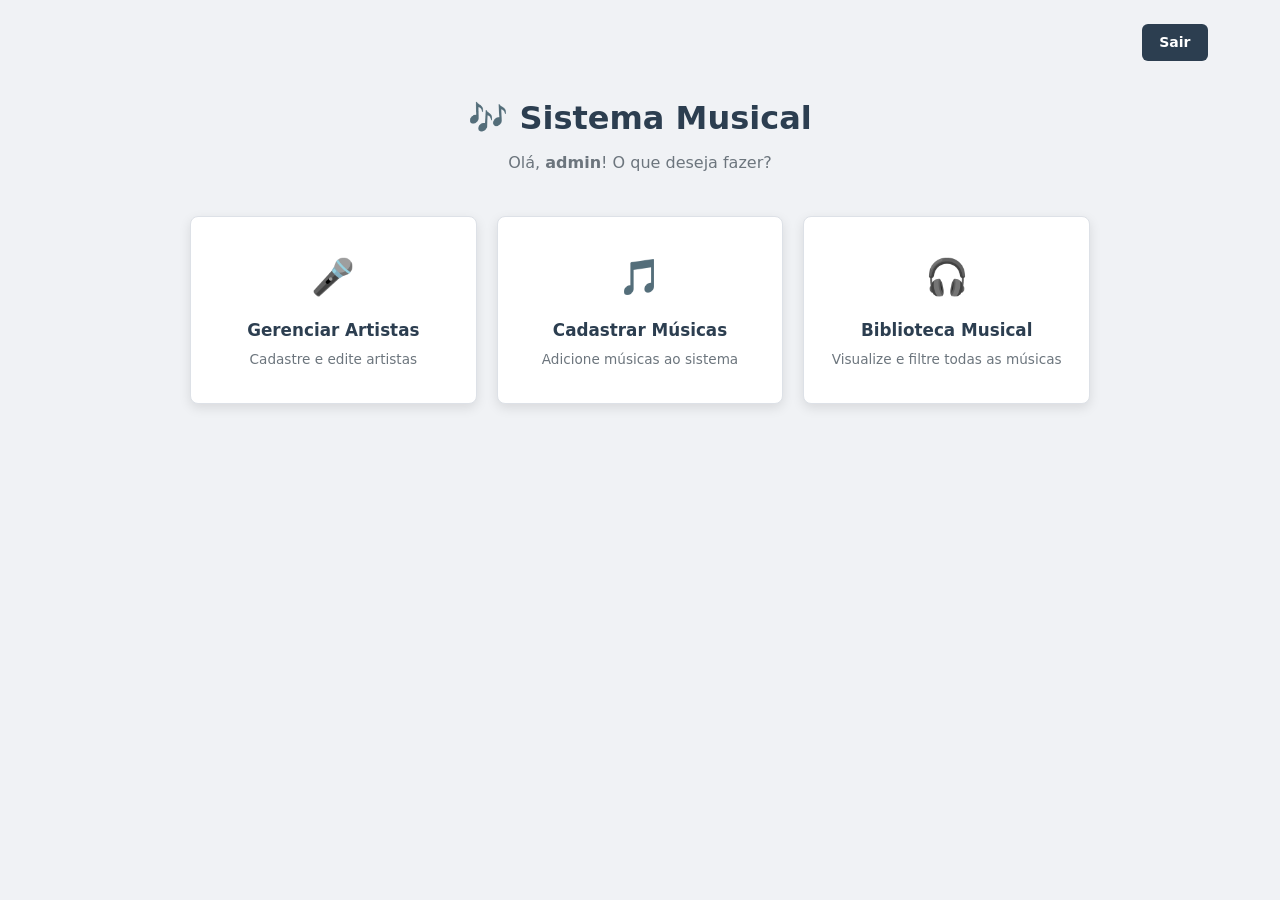
<file: index.html>
<!DOCTYPE html>
<html lang="pt-br">
<head>
  <!-- O head é igual ao do login: só muda o title. -->
  <meta charset="UTF-8">
  <meta name="viewport" content="width=device-width, initial-scale=1.0">
  <title>Menu Principal Sistema Musical</title>
  <link rel="icon" href="data:image/svg+xml,<svg xmlns=%27http://www.w3.org/2000/svg%27 viewBox=%270 0 100 100%27><text y=%27.9em%27 font-size=%2790%27>🎵</text></svg>">
  <link rel="stylesheet" href="styles.css">
</head>
<body>
  <!-- container: caixa com largura máxima, centralizada. Usada em todas as telas, menos no login. -->
  <div class="container">
    <!-- topbar: barra de cima. O CSS (flex-end) joga o botão Sair para a direita. -->
    <div class="topbar">
      <!-- Um link (a) com cara de botão: a classe btn-back deixa ele escuro. -->
      <!-- Na Sprint 2 este link vai para logout.php, que encerra a sessão. -->
      <a href="login.html" class="btn-back">Sair</a>
    </div>


    <!-- page-header: as boas-vindas, centralizadas. -->
    <div class="page-header">
      <h1>🎶 Sistema Musical</h1>
      <!-- "admin" está fixo (dado inventado). Na Sprint 2 o PHP mostra o nome de quem entrou. -->
      <p>Olá, <strong>admin</strong>! O que deseja fazer?</p>
    </div>


    <!-- menu-grid: a grade dos 3 cards. O CSS usa display: grid para colocá-los lado a lado. -->
    <div class="menu-grid">
      <!-- Cada menu-card tem um link (a) que ocupa o card inteiro: clicar em qualquer parte leva à tela. -->
      <div class="menu-card">
        <a href="cadastro_artista.html">
          <div class="menu-card-icon">🎤</div> <!-- ícone grande -->
          <div class="menu-card-title">Gerenciar Artistas</div> <!-- título -->
          <div class="menu-card-desc">Cadastre e edite artistas</div> <!-- descrição -->
        </a>
      </div>


      <div class="menu-card">
        <a href="cadastro_musica.html">
          <div class="menu-card-icon">🎵</div>
          <div class="menu-card-title">Cadastrar Músicas</div>
          <div class="menu-card-desc">Adicione músicas ao sistema</div>
        </a>
      </div>


      <div class="menu-card">
        <a href="listagem_musicas.html">
          <div class="menu-card-icon">🎧</div>
          <div class="menu-card-title">Biblioteca Musical</div>
          <div class="menu-card-desc">Visualize e filtre todas as músicas</div>
        </a>
      </div>
    </div>
  </div>
</body>
</html>
</file>
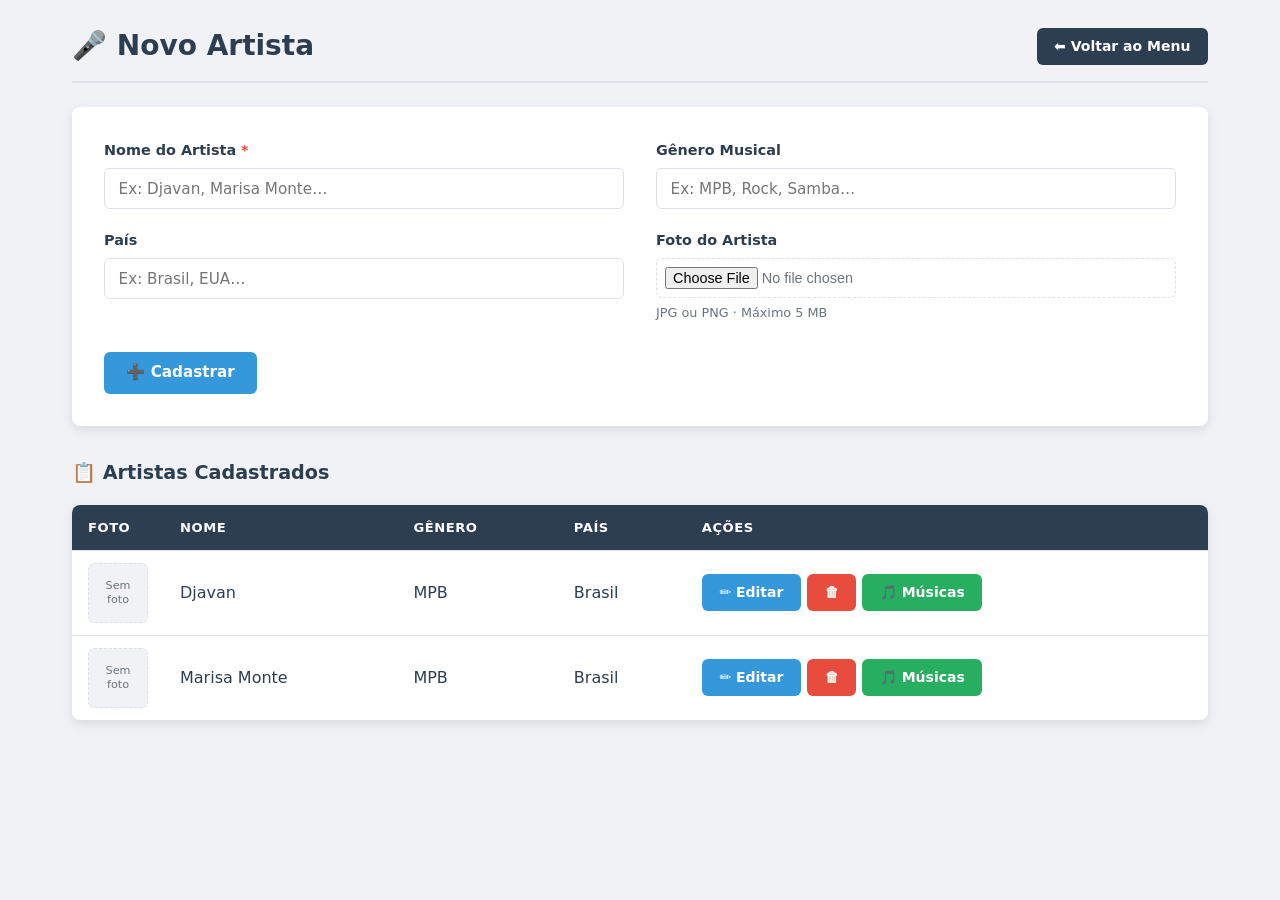
<file: cadastro_artista.html>
<!DOCTYPE html>
<html lang="pt-br">
<head>
<meta charset="UTF-8">
<meta name="viewport" content="width=device-width, initial-scale=1.0">
<title>Novo Artista — Sistema Musical</title>
<link rel="icon" href="data:image/svg+xml,<svg xmlns=%27http://www.w3.org/2000/svg%27 viewBox=%270 0 100 100%27><text y=%27.9em%27 font-size=%2790%27>🎵</text></svg>">
<link rel="stylesheet" href="styles.css">
</head>
<body>
<div class="container">

<!-- A mesma barra de título da Biblioteca (o CSS já existe desde a aula 2). -->
<div class="page-header-bar">
<h2>🎤 Novo Artista</h2>
<div class="header-actions">
<a href="index.html" class="btn-back">⬅ Voltar ao Menu</a>
</div>
</div>

<!--
FORMULÁRIO DE CADASTRO DO ARTISTA (o "criador")
method="post": envia os dados escondidos. É o certo para cadastrar.
enctype="multipart/form-data": OBRIGATÓRIO para enviar arquivo (a foto).
Não muda nada na tela, mas sem ele a foto não chega ao PHP na Sprint 2.
-->
<form method="post" action="#" enctype="multipart/form-data">

<!-- form-grid: o CSS transforma em 2 colunas (grid 1fr 1fr). Os campos se encaixam 2 por linha. -->
<div class="form-grid">

<div class="form-group">
<!-- O * vermelho avisa que o campo é obrigatório. A cor vem da variável --red. -->
<label for="nome">Nome do Artista <span style="color:var(--red)">*</span></label>
<!-- required: o navegador não deixa cadastrar sem nome. -->
<input type="text" id="nome" name="nome"
required placeholder="Ex: Djavan, Marisa Monte…">
</div>

<div class="form-group">
<!-- Campo opcional (sem required). -->
<label for="genero">Gênero Musical</label>
<input type="text" id="genero" name="genero"
placeholder="Ex: MPB, Rock, Samba…">
</div>

<div class="form-group">
<label for="pais">País</label>
<input type="text" id="pais" name="pais"
placeholder="Ex: Brasil, EUA…">
</div>

<div class="form-group">
<label for="imagem">Foto do Artista</label>
<!-- type="file": abre a janela para escolher um arquivo.
accept="image/*": mostra só imagens. -->
<input type="file" id="imagem" name="imagem" accept="image/*">
<!-- small: texto pequeno de ajuda embaixo do campo. -->
<small>JPG ou PNG · Máximo 5 MB</small>
</div>

</div><!-- fim .form-grid -->

<!-- form-actions: a área dos botões do formulário (flex). -->
<div class="form-actions">
<button type="submit" class="btn-primary">➕ Cadastrar</button>
</div>
</form>


<!-- ========== TABELA DE ARTISTAS (dados fixos nesta fase) ==========
Usa as MESMAS classes da tabela da Biblioteca: o visual já vem pronto. -->
<h3>📋 Artistas Cadastrados</h3> <!-- h3: subtítulo da tabela -->

<div class="table-container">
<table>
<thead>
<tr>
<th class="col-foto">Foto</th>
<th>Nome</th>
<th>Gênero</th>
<th>País</th>
<th class="col-acoes">Ações</th>
</tr>
</thead>
<tbody>
<!-- Cada tr = um artista. -->
<tr>
<td><div class="no-image">Sem<br>foto</div></td>
<td>Djavan</td>
<td>MPB</td>
<td>Brasil</td>
<td>
<div class="action-buttons">
<a href="#" class="btn-edit">✏️ Editar</a>
<a href="#" class="btn-delete">🗑</a>
<!-- btn-music (verde): leva ao cadastro das músicas DESTE artista. -->
<a href="cadastro_musica.html" class="btn-music">🎵 Músicas</a>
</div>
</td>
</tr>
<tr>
<td><div class="no-image">Sem<br>foto</div></td>
<td>Marisa Monte</td>
<td>MPB</td>
<td>Brasil</td>
<td>
<div class="action-buttons">
<a href="#" class="btn-edit">✏️ Editar</a>
<a href="#" class="btn-delete">🗑</a>
<a href="cadastro_musica.html" class="btn-music">🎵 Músicas</a>
</div>
</td>
</tr>
</tbody>
</table>
</div>

</div>
</body>
</html>
</file>
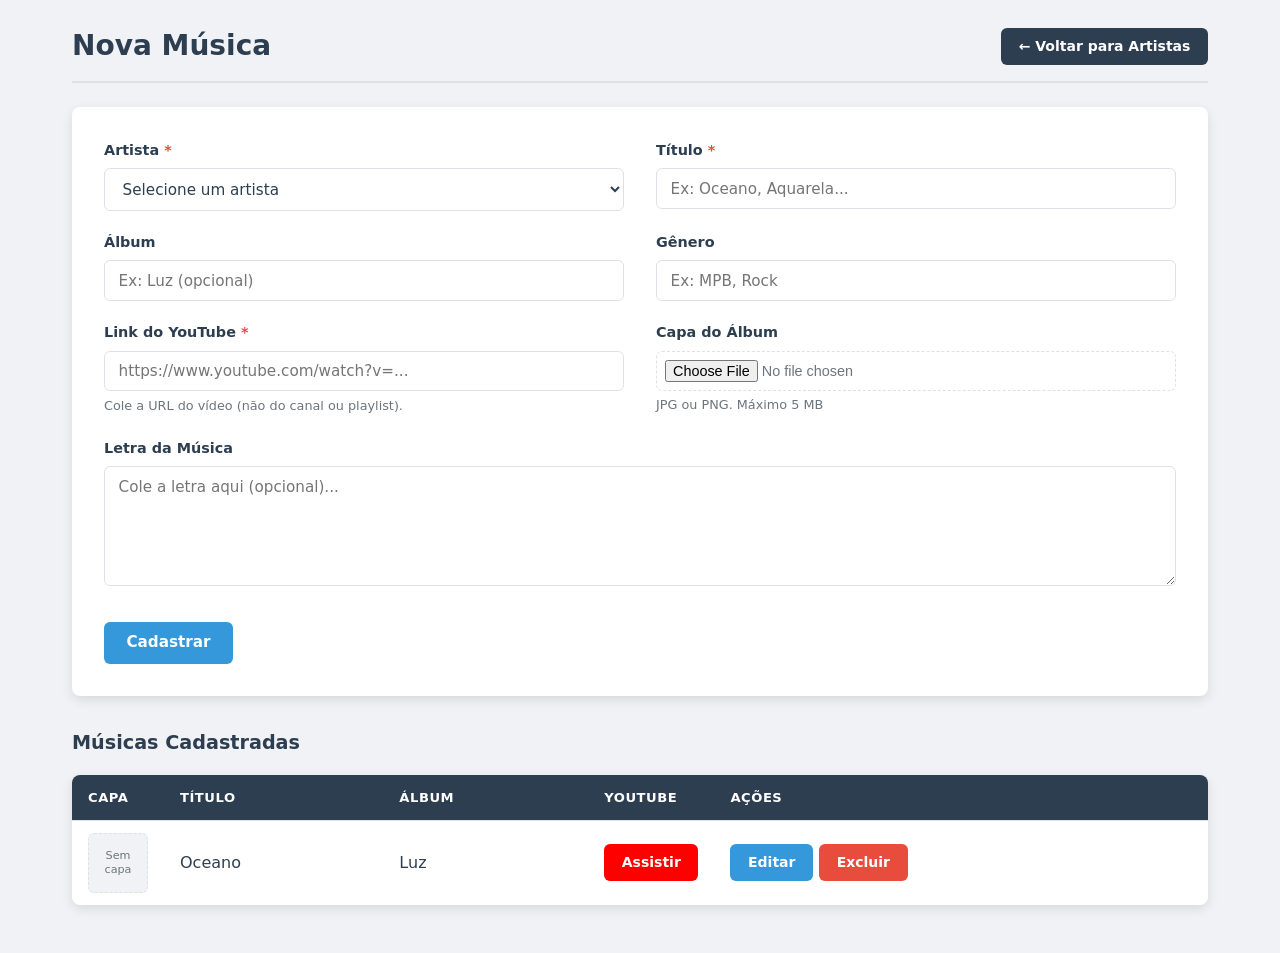
<file: cadastro_musica.html>
<!DOCTYPE html>
<html lang="pt-br">
<head>
    <meta charset="UTF-8">
    <meta name="viewport" content="width=device-width, initial-scale=1.0">
    <title>Nova Música Sistema Musical</title>
    <link rel="icon" href="data:image/svg+xml,<svg xmlns=%27http://www.w3.org/2000/svg%27 viewBox=%270 0 100 100%27><text y=%27.9em%27 font-size=%2790%27>🎵</text></svg>">
    <link rel="stylesheet" href="styles.css">
</head>
<body>
    <div class="container">
        <!-- Aqui o botão volta para os ARTISTAS: chegamos nesta tela pelo botão verde "Músicas". -->
        <div class="page-header-bar">
            <h2> Nova Música</h2>
            <div class="header-actions">
                <a href="cadastro_artista.html" class="btn-back">← Voltar para Artistas</a>
            </div>
        </div>

        <!-- FORMULÁRIO DA MÚSICA (a "obra"). Igual ao do artista: post, enctype e form-grid. -->
        <form method="post" action="#" enctype="multipart/form-data">
            <div class="form-grid">
                <!-- Linha 1: Artista -->
                <div class="form-group">
                    <label for="artista_id">Artista <span style="color:var(--red)">*</span></label>
                    <!-- 
                    select required: a música PRECISA de um artista.
                    A 1ª opção tem value="" (vazio): se a pessoa não escolher, o required bloqueia.
                    value="1", "2": o código do artista. Na Sprint 2 é assim que o banco
                    liga a música ao artista dela (chave estrangeira artista_id).
                    -->
                    <select name="artista_id" id="artista_id" required>
                        <option value="">Selecione um artista</option>
                        <option value="1">Djavan</option>
                        <option value="2">Marisa Monte</option>
                    </select>
                </div>
                <div class="form-group">
                    <label for="titulo">Título <span style="color:var(--red)">*</span></label>
                    <input type="text" id="titulo" name="titulo" required placeholder="Ex: Oceano, Aquarela...">
                </div>

                <!-- Linha 2: Álbum e Gênero (opcionais) -->
                <div class="form-group">
                    <label for="album">Álbum</label>
                    <input type="text" id="album" name="album" placeholder="Ex: Luz (opcional)">
                </div>
                <div class="form-group">
                    <label for="genero">Gênero</label>
                    <input type="text" id="genero" name="genero" placeholder="Ex: MPB, Rock">
                </div>

                <!-- Linha 3: YouTube e Capa -->
                <div class="form-group">
                    <label for="youtube_link">Link do YouTube <span style="color:var(--red)">*</span></label>
                    <!-- type="url": o navegador confere se é um endereço de internet (http...) -->
                    <input type="url" id="youtube_link" name="youtube_link" required placeholder="https://www.youtube.com/watch?v=...">
                    <small>Cole a URL do vídeo (não do canal ou playlist).</small>
                </div>
                <div class="form-group">
                    <label for="imagem_capa">Capa do Álbum</label>
                    <!-- mesmo campo de foto do artista: só imagens. -->
                    <input type="file" id="imagem_capa" name="imagem_capa" accept="image/*">
                    <small>JPG ou PNG. Máximo 5 MB</small>
                </div>

                <!-- Linha 4: Letra. A classe "full" faz este campo ocupar as 2 colunas (grid-column: 1/-1). -->
                <div class="form-group full">
                    <label for="letra">Letra da Música</label>
                    <!-- textarea: caixa de texto com várias linhas. Diferente do input, ela tem fechamento. -->
                    <textarea id="letra" name="letra" placeholder="Cole a letra aqui (opcional)..."></textarea>
                </div>
            </div><!-- fim .form-grid -->

            <div class="form-actions">
                <button type="submit" class="btn-primary"> Cadastrar</button>
            </div>
        </form>

        <!-- TABELA DE MÚSICAS DO ARTISTA (dados fixos nesta fase) -->
        <h3>Músicas Cadastradas</h3>
        <div class="table-container">
            <table>
                <thead>
                    <tr>
                        <th class="col-capa">Capa</th>
                        <th>Título</th>
                        <th>Álbum</th>
                        <th class="col-youtube">YouTube</th>
                        <th class="col-acoes">Ações</th>
                    </tr>
                </thead>
                <tbody>
                    <tr>
                        <td><div class="no-image">Sem<br>capa</div></td>
                        <td>Oceano</td>
                        <td>Luz</td>
                        <!-- Abre o vídeo numa aba nova. -->
                        <td><a href="#" target="_blank" class="btn-youtube"> Assistir</a></td>
                        <td>
                            <div class="action-buttons">
                                <a href="#" class="btn-edit">Editar</a>
                                <a href="#" class="btn-delete">Excluir</a>
                            </div>
                        </td>
                    </tr>
                </tbody>
            </table>
        </div>
    </div>
</body>
</html>
</file>
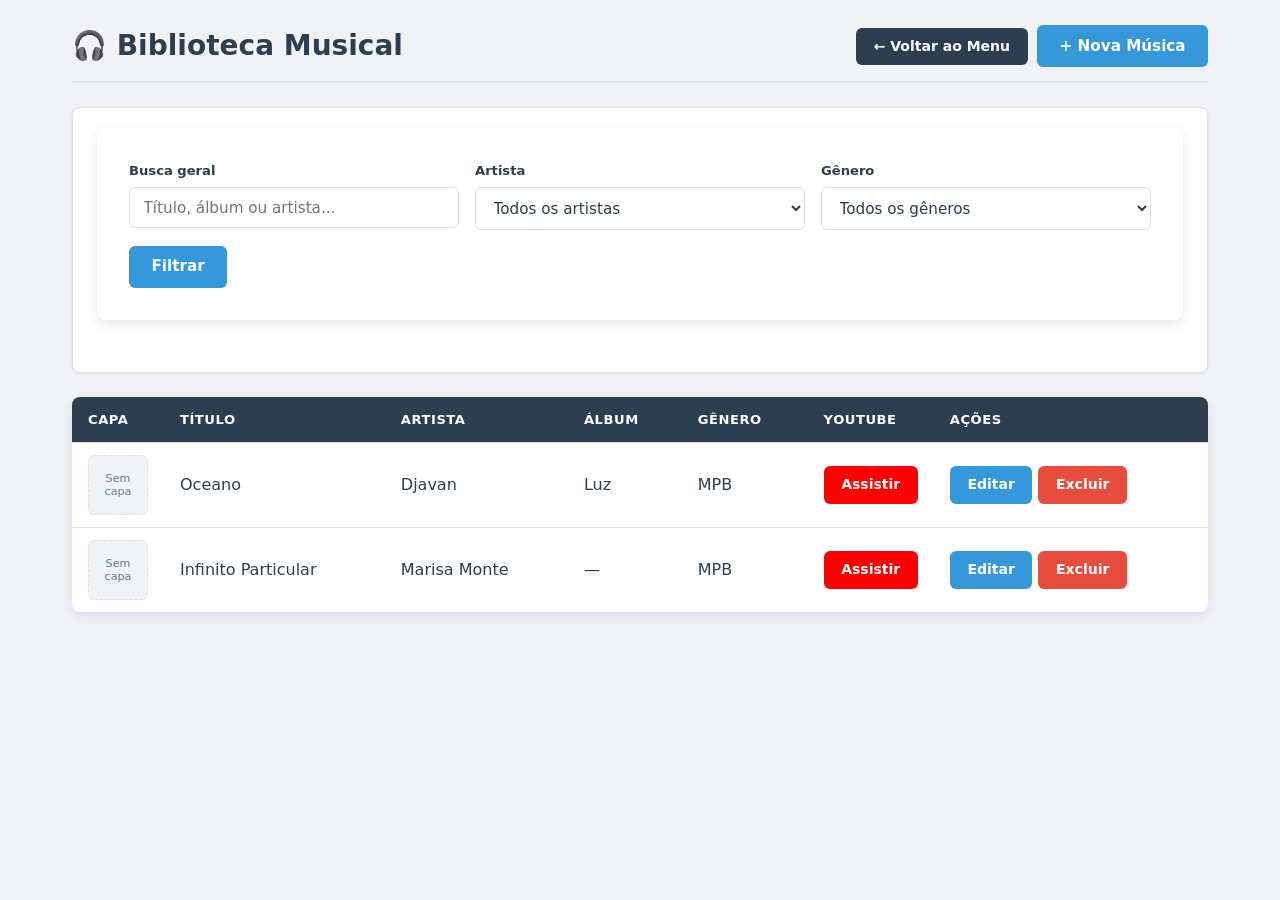
<file: listagem_musicas.html>
<!DOCTYPE html>
<html lang="pt-br">
<head>
  <meta charset="UTF-8">
  <meta name="viewport" content="width=device-width, initial-scale=1.0">
  <title>Biblioteca Musical Sistema Musical</title>
  <link rel="icon" href="data:image/svg+xml,<svg xmlns=%27http://www.w3.org/2000/svg%27 viewBox=%270 0 100 100%27><text y=%27.9em%27 font-size=%2790%27>🎵</text></svg>">
  <link rel="stylesheet" href="styles.css">
</head>
<body>
  <div class="container">


    <!-- CABEÇALHO DA PÁGINA
         page-header-bar: o CSS (flex + space-between) deixa o título à esquerda e os botões à direita.
         Esta barra se repete nos cadastros. -->
    <div class="page-header-bar">
      <h2>🎧 Biblioteca Musical</h2> <!-- h2: o título desta tela -->
      <div class="header-actions">
        <!-- Links com cara de botão: btn-back (escuro) e btn-primary (azul). -->
        <a href="index.html" class="btn-back">← Voltar ao Menu</a>
        <a href="cadastro_musica.html" class="btn-primary">+ Nova Música</a>
      </div>
    </div>


    <!-- FILTROS
         Nesta fase eles só aparecem (não filtram de verdade).
         method="get": na Sprint 2 o que a pessoa escolher vai aparecer no endereço (ex.: ?artista=1) e o PHP usa isso para filtrar no banco. -->
    <div class="filters">
      <form method="get" class="filter-form" action="#">
        <!-- filter-group: os 3 filtros. O CSS (flex) coloca lado a lado. -->
        <div class="filter-group">
          <!-- filter-item: um filtro (rótulo + campo). -->
          <div class="filter-item">
            <label for="busca">Busca geral</label>
            <input type="text" name="busca" id="busca" placeholder="Título, álbum ou artista...">
          </div>


          <div class="filter-item">
            <label for="artista">Artista</label>
            <!-- select: lista para escolher uma opção.
                 value="" (vazio) = "todos". O número é o código do artista no banco. -->
            <select name="artista" id="artista">
              <option value="">Todos os artistas</option>
              <option value="1">Djavan</option>
              <option value="2">Marisa Monte</option>
            </select>
          </div>


          <div class="filter-item">
            <label for="genero">Gênero</label>
            <select name="genero" id="genero">
              <option value="">Todos os gêneros</option>
              <option value="MPB">MPB</option>
            </select>
          </div>
        </div>


        <!-- filter-actions: a área do botão de filtrar. -->
        <div class="filter-actions">
          <button type="submit" class="btn-primary">Filtrar</button>
        </div>
      </form>
    </div>


    <!-- TABELA DE MÚSICAS
         table-container: a caixa branca com sombra em volta da tabela. -->
    <div class="table-container">
      <table>
        <!-- thead: o cabeçalho da tabela. tr = linha. th = célula de título. -->
        <!-- As classes col... deixam o CSS controlar a largura destas colunas. -->
        <thead>
          <tr>
            <th class="col-capa">Capa</th>
            <th>Título</th>
            <th>Artista</th>
            <th>Álbum</th>
            <th>Gênero</th>
            <th class="col-youtube">YouTube</th>
            <th class="col-acoes">Ações</th>
          </tr>
        </thead>
        <!-- tbody: o corpo. Cada tr é UMA música; cada td é uma informação dela.
             Os dados estão fixos aqui. Na Sprint 2 o PHP cria estas linhas a partir do banco. -->
        <tbody>
          <tr>
            <!-- no-image: quadrado "Sem capa" no lugar da imagem (a capa real vem na Sprint 2). -->
            <td><div class="no-image">Sem<br>capa</div></td>
            <td>Oceano</td>
            <td>Djavan</td>
            <td>Luz</td>
            <td>MPB</td>
            <!-- target="_blank": abre o vídeo numa aba nova, sem sair do sistema. -->
            <td><a href="#" target="_blank" class="btn-youtube">Assistir</a></td>
            <td>
              <!-- action-buttons: junta Editar e Excluir lado a lado (flex). -->
              <div class="action-buttons">
                <a href="#" class="btn-edit">Editar</a>
                <a href="#" class="btn-delete">Excluir</a>
              </div>
            </td>
          </tr>
          <tr>
            <td><div class="no-image">Sem<br>capa</div></td>
            <td>Infinito Particular</td>
            <td>Marisa Monte</td>
            <td>—</td> <!-- sem álbum: mostramos um traço -->
            <td>MPB</td>
            <td><a href="#" target="_blank" class="btn-youtube">Assistir</a></td>
            <td>
              <div class="action-buttons">
                <a href="#" class="btn-edit">Editar</a>
                <a href="#" class="btn-delete">Excluir</a>
              </div>
            </td>
          </tr>
        </tbody>
      </table>
    </div>


  </div>
</body>
</html>
</file>
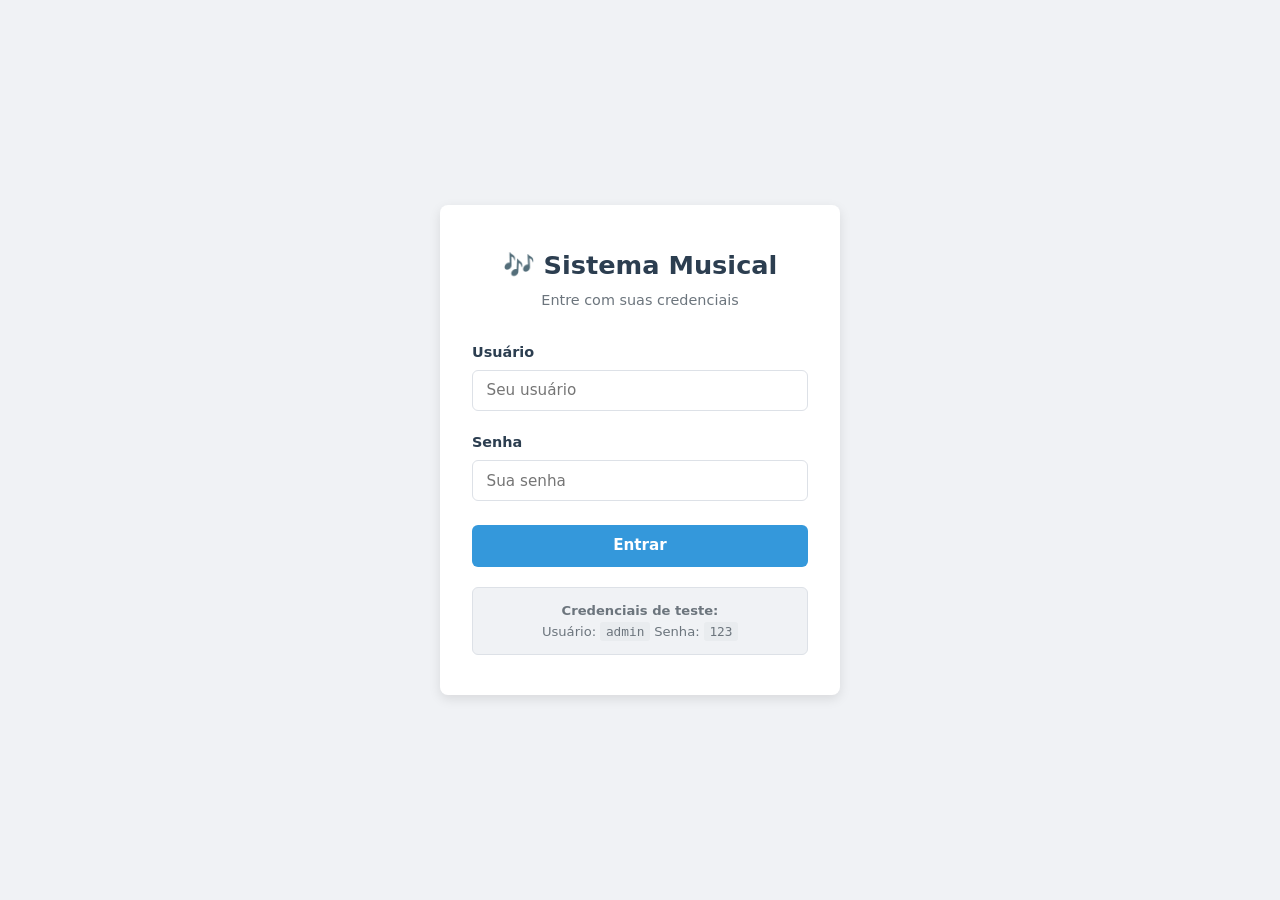
<file: login.html>
<!DOCTYPE html>
<!-- DOCTYPE: avisa ao navegador que esta página é HTML5. Sempre a 1ª linha. -->
<html lang="pt-br">
<!-- lang="pt-br": o conteúdo está em português (ajuda o Google e o leitor de tela). -->
<head>
  <!-- HEAD: configurações da página. Nada daqui aparece dentro da página. -->
  <meta charset="UTF-8">
  <!-- UTF-8: libera os acentos (ç, á, é). -->
  <meta name="viewport" content="width=device-width, initial-scale=1.0">
  <!-- viewport: faz a página caber na tela do celular. -->
  <title>Login Sistema Musical</title>
  <!-- title: o nome que aparece na aba do navegador. -->
  <link rel="icon" href="data:image/svg+xml,<svg xmlns=%27http://www.w3.org/2000/svg%27 viewBox=%270 0 100 100%27><text y=%27.9em%27 font-size=%2790%27>🎵</text></svg>">
  <!-- rel="icon": o ícone da aba. Aqui é o emoji desenhado direto no código. -->
  <link rel="stylesheet" href="styles.css">
  <!-- rel="stylesheet": liga o arquivo de estilo. Todas as telas usam o MESMO styles.css... -->
</head>


<!-- A classe login-page é usada no CSS para centralizar o cartão no meio da tela. -->
<body class="login-page">


  <!-- login-card: a caixa branca que guarda o login inteiro. -->
  <div class="login-card">
    <!-- login-header: título e subtítulo, centralizados pelo CSS. -->
    <div class="login-header">
      <h1>🎶 Sistema Musical</h1>
      <p>Entre com suas credenciais</p>
    </div>


    <!-- FORM: o formulário de login.
         method="post": envia os dados escondidos (não aparecem no endereço).
         action="#": por enquanto não envia para lugar nenhum.
         Na Sprint 2 (back-end), o action vai mandar os dados para o PHP. -->
    <form method="post" action="#">
      <!-- form-group: junta um rótulo (label) e seu campo (input). -->
      <div class="form-group">
        <!-- for "usuario" é igual ao id do input: clicar no texto foca o campo. -->
        <label for="usuario">Usuário</label>
        <input type="text"
               id="usuario"
               name="usuario"
               required
               autocomplete="username"
               placeholder="Seu usuário">
        <!-- type="text": campo de texto comum.
             name: o nome do dado que o PHP vai receber na Sprint 2.
             required: o navegador não deixa enviar vazio.
             autocomplete: o navegador pode sugerir o usuário salvo.
             placeholder: a dica cinza dentro do campo. -->
      </div>


      <div class="form-group">
        <label for="senha">Senha</label>
        <!-- type="password": esconde o que a pessoa digita (🔒). -->
        <input type="password"
               id="senha"
               name="senha"
               required
               autocomplete="current-password"
               placeholder="Sua senha">
      </div>


      <!-- type="submit": envia o formulário. A classe btn-primary deixa o botão azul. -->
      <button type="submit" class="btn-primary">Entrar</button>
    </form>


    <!-- login-hint: a dica com as credenciais de teste. <code> mostra em fonte de código. -->
    <div class="login-hint">
      <strong>Credenciais de teste:</strong><br>
      Usuário: <code>admin</code>     Senha: <code>123</code>
      <!--   espaço que não quebra a linha. -->
    </div>
  </div>


</body>
</html>
</file>
<file: styles.css>
/* =============================================
   SISTEMA MUSICAL: Folha de Estilos Principal
   =============================================
   Um único arquivo para TODAS as telas. Ele cresce a cada aula:
   Aula 1: base, formulário, botões, login e menu
   Aula 2: títulos, barra de título, cores dos botões, tabelas e filtros
   Aula 3: formulário em grade, campo de foto e botão de músicas
   Aula 4: url e textarea, campo "full", utilitários e celular
   ============================================= */


/* -----------------------------------------------
   1. VARIÁVEIS E RESET [AULA 1]
   ----------------------------------------------- */
/* :root guarda as variáveis. Escrevemos o valor UMA vez e usamos
   em todo lugar com var(--nome). Para mudar a identidade visual do
   sistema, basta trocar as cores aqui. */
:root {
  --primary: #2c3e50;      /* azul bem escuro: títulos, cabeçalho da tabela */
  --blue: #3498db;         /* azul: botão principal e editar */
  --blue-dark: #2980b9;    /* azul escuro: hover */
  --green: #27ae60;        /* verde: botão de músicas */
  --red: #e74c3c;          /* vermelho: excluir e o * de obrigatório */
  --red-dark: #c0392b;
  --bg: #f0f2f5;           /* fundo cinza claro da página */
  --surface: #ffffff;      /* fundo dos cartões */
  --border: #dde1e7;       /* cor das bordas */
  --text: #2c3e50;
  --text-muted: #6c757d;   /* texto cinza, menos importante */
  --shadow-sm: 0 1px 3px rgba(0,0,0,.08);   /* sombra fraca */
  --shadow-md: 0 4px 12px rgba(0,0,0,.10);  /* sombra média */
  --radius: 8px;           /* arredondamento dos cantos */
  --font: 'Segoe UI', system-ui, -apple-system, sans-serif;
}

/* Reset: zera as margens que o navegador coloca sozinho.
   box-sizing: border-box faz a largura já incluir padding e borda. */
*, *::before, *::after {
  margin: 0;
  padding: 0;
  box-sizing: border-box;
}

/* A página inteira: fonte, fundo e cor do texto. */
body {
  font-family: var(--font);
  background-color: var(--bg);
  color: var(--text);
  line-height: 1.6;   /* espaço entre as linhas do texto */
  min-height: 100vh;  /* no mínimo a altura toda da tela */
}


/* -----------------------------------------------
   2. FORMULÁRIOS [AULA 1]
   Base usada por TODAS as telas que têm <form>.
   ----------------------------------------------- */
/* Todo formulário vira um cartão branco com sombra. */
form {
  background: var(--surface);
  padding: 2rem;
  border-radius: var(--radius);
  box-shadow: var(--shadow-md);
  margin-bottom: 2rem;
}

/* Espaço embaixo de cada grupo (rótulo + campo). */
.form-group {
  margin-bottom: 1.25rem;
}

/* display: block coloca o rótulo numa linha só dele, em cima do campo. */
label {
  display: block;
  margin-bottom: .4rem;
  font-size: .9rem;
  font-weight: 600;
  color: var(--primary);
}

/* Os campos ocupam a largura toda e ganham borda fina.
   textarea e select já ficam prontos para as próximas telas. */
input[type="text"],
input[type="password"],
textarea,
select {
  width: 100%;
  padding: .65rem .85rem;
  border: 1.5px solid var(--border);
  border-radius: 6px;
  font-size: .95rem;
  font-family: var(--font);  /* sem isso, campos usam outra fonte */
  color: var(--text);
  background: var(--surface);
  transition: border-color .2s, box-shadow .2s;  /* muda suave */
}

/* :focus = quando a pessoa clica no campo. A borda fica azul. */
input:focus,
textarea:focus,
select:focus {
  outline: none;
  border-color: var(--blue);
  box-shadow: 0 0 0 3px rgba(52,152,219,.15);
}


/* -----------------------------------------------
   3. BOTÕES [AULA 1, cores novas nas aulas 2 e 3]
   ----------------------------------------------- */
/* Seletor em grupo (vírgulas): TODOS os botões do sistema têm o
   mesmo formato. Cada um ganha a sua cor mais abaixo. */
.btn-primary,
.btn-edit,
.btn-delete,
.btn-music,
.btn-back,
.btn-youtube {
  display: inline-flex;  /* ícone e texto alinhados */
  align-items: center;
  justify-content: center;
  gap: .35rem;
  padding: .55rem 1.1rem;
  border: none;
  border-radius: 6px;
  font-size: .875rem;
  font-weight: 600;
  font-family: var(--font);
  cursor: pointer;          /* mãozinha no mouse */
  text-decoration: none;    /* links sem sublinhado */
  white-space: nowrap;      /* texto não quebra linha */
  transition: background-color .2s, transform .15s, box-shadow .2s;
  line-height: 1.4;
}

/* Botão principal: azul. No hover escurece e sobe 1px. */
.btn-primary {
  padding: .65rem 1.4rem;
  font-size: .95rem;
  background: var(--blue);
  color: #fff;
}
.btn-primary:hover { background: var(--blue-dark); transform: translateY(-1px); box-shadow: var(--shadow-sm); }

/* Voltar e Sair: escuro. */
.btn-back { background: var(--primary); color: #fff; }
.btn-back:hover { background: #1a252f; }


/* -----------------------------------------------
   5. TELA DE LOGIN [AULA 1]
   ----------------------------------------------- */
/* O body do login vira flex para centralizar o cartão:
   justify-content = horizontal, align-items = vertical. */
.login-page {
  display: flex;
  justify-content: center;
  align-items: center;
  min-height: 100vh;
  background: var(--bg);
  padding: 1rem;
}

/* O cartão branco, com no máximo 400px de largura. */
.login-card {
  background: var(--surface);
  padding: 2.5rem 2rem;
  border-radius: var(--radius);
  box-shadow: var(--shadow-md);
  width: 100%;
  max-width: 400px;
}

/* O form já é um cartão (seção 2). Dentro do login-card tiramos
   o fundo e a sombra para não ficar "caixa dentro de caixa". */
.login-card form {
  background: none;
  box-shadow: none;
  padding: 0;
  margin: 0;
}

.login-header {
  text-align: center;
  margin-bottom: 1.75rem;
}

.login-header h1 {
  font-size: 1.6rem;
  color: var(--primary);
  margin-bottom: .25rem;
}

.login-header p {
  color: var(--text-muted);
  font-size: .9rem;
}

/* Seletor com espaço = "que está dentro de". Só o botão do login
   ocupa a largura toda. */
.login-card .btn-primary {
  width: 100%;
  margin-top: .25rem;
}

/* A caixinha com a dica das credenciais. */
.login-hint {
  margin-top: 1.25rem;
  padding: .75rem 1rem;
  background: var(--bg);
  border-radius: 6px;
  text-align: center;
  font-size: .82rem;
  color: var(--text-muted);
  border: 1px solid var(--border);
}

.login-hint code {
  background: #e9ecef;
  padding: .1rem .35rem;
  border-radius: 3px;
  font-size: .8rem;
}

/* -----------------------------------------------
   6. LAYOUT BASE [AULA 1]
   O container de todas as telas, menos o login.
   ----------------------------------------------- */
/* Largura máxima de 1200px. margin: 0 auto centraliza a caixa. */
.container {
  max-width: 1200px;
  margin: 0 auto;
  padding: 24px 32px;
}


/* -----------------------------------------------
   7. MENU PRINCIPAL [AULA 1]
   ----------------------------------------------- */
/* flex-end empurra o botão Sair para a direita. */
.topbar {
  display: flex;
  justify-content: flex-end;
  margin-bottom: 2rem;
}

.page-header {
  text-align: center;
  margin-bottom: 2.5rem;
}

.page-header h1 {
  font-size: 2rem;
  color: var(--primary);
  margin-bottom: .35rem;
}

.page-header p { color: var(--text-muted); font-size: 1rem; }

/* A grade dos cards. auto-fit + minmax(240px, 1fr):
   "coloque quantas colunas couberem, cada uma com no mínimo 240px".
   No celular os cards descem sozinhos. */
.menu-grid {
  display: grid;
  grid-template-columns: repeat(auto-fit, minmax(240px, 1fr));
  gap: 1.25rem;
  max-width: 900px;
  margin: 0 auto;
}

.menu-card {
  background: var(--surface);
  border-radius: var(--radius);
  box-shadow: var(--shadow-md);
  transition: transform .2s, box-shadow .2s;
  border: 1px solid var(--border);
}

/* Com o mouse em cima, o card sobe 4px e a sombra cresce. */
.menu-card:hover {
  transform: translateY(-4px);
  box-shadow: 0 8px 20px rgba(0,0,0,.13);
}

/* display: block faz o link ocupar o card inteiro (tudo clicável). */
.menu-card a {
  display: block;
  padding: 2rem 1.5rem;
  text-align: center;
  text-decoration: none;
  color: var(--text);
}

.menu-card-icon{font-size: 2.2rem;margin-bottom: .75rem;}
.menu-card-title{font-size: 1.05rem;font-weight: 600;color: var(--primary);margin-bottom: .35rem;}
.menu-card-desc{font-size: .85rem;color: var(--text-muted);}

/* [AULA 2] Cores dos botões de ação da tabela.
   Azul = ação normal. Vermelho = perigo (excluir). */
.btn-edit { background: var(--blue); color: #fff; }
.btn-edit:hover { background: var(--blue-dark); }
.btn-delete { background: var(--red); color: #fff; }
.btn-delete:hover { background: var(--red-dark); }

/* [AULA 2] O vermelho do YouTube, para reconhecer na hora. */
.btn-youtube { background: #ff0000; color: #fff; }
.btn-youtube:hover { background: #cc0000; }

/* -----------------------------------------------
   8. TIPOGRAFIA [h2 na AULA 2]
----------------------------------------------- */
/* Todo h2 do sistema: grande, cor principal e uma linha embaixo. */
h2 {
  font-size: 1.75rem;
  font-weight: 600;
  color: var(--primary);
  margin-bottom: 1.5rem;
  padding-bottom: .75rem;
  border-bottom: 2px solid var(--border);
}


/* -----------------------------------------------
   9. CABEÇALHO DE PÁGINA COM AÇÕES [AULA 2]
   Usado na Biblioteca e nos dois cadastros.
----------------------------------------------- */
/* space-between: título na esquerda, botões na direita.
   flex-wrap: se faltar espaço, os botões descem. */
.page-header-bar {
  display: flex;
  align-items: center;
  justify-content: space-between;
  gap: 1rem;
  margin-bottom: 1.5rem;
  padding-bottom: .75rem;
  border-bottom: 2px solid var(--border);
  flex-wrap: wrap;
}

/* A barra já tem linha embaixo. Tiramos a linha do h2 que está
   dentro dela, senão ficariam duas. */
.page-header-bar h2 {
  margin: 0;
  padding: 0;
  border: none;
  font-size: 1.75rem;
  font-weight: 600;
  color: var(--primary);
}

.page-header-bar .header-actions {
  display: flex;
  gap: .6rem;
  flex-wrap: wrap;
  align-items: center;
}

/* -----------------------------------------------
   11. TABELAS [AULA 2]
----------------------------------------------- */
/* A caixa da tabela. overflow: hidden corta o que passa dos cantos
   redondos (senão o cabeçalho escuro "vaza" no canto). */
.table-container {
  background: var(--surface);
  border-radius: var(--radius);
  box-shadow: var(--shadow-md);
  overflow: hidden;
  margin-bottom: 1.5rem;
}

/* border-collapse: as bordas das células viram uma só. */
table {
  width: 100%;
  border-collapse: collapse;
}

/* Espaço dentro das células e uma linha fina entre as linhas. */
th, td {
  padding: 12px 16px;
  text-align: left;
  vertical-align: middle;
  border-bottom: 1px solid var(--border);
}

/* Cabeçalho escuro, letra branca e MAIÚSCULA. */
th {
  background: var(--primary);
  color: #fff;
  font-size: .82rem;
  font-weight: 600;
  letter-spacing: .04em;
  text-transform: uppercase;
  white-space: nowrap;
}

tbody tr:last-child td { border-bottom: none; }  /* a última linha sem borda */
tbody tr:hover { background: #f8fafc; }          /* linha clareia com o mouse */

/* Larguras fixas das colunas pequenas. */
.col-foto,
.col-capa { width: 90px; white-space: nowrap; }
.col-youtube { width: 110px; white-space: nowrap; }
.col-acoes { white-space: nowrap; }

/* Editar, Excluir (e Músicas) lado a lado. */
.action-buttons {
  display: flex;
  gap: 6px;
  align-items: center;
  flex-wrap: nowrap;
}

/* [Sprint 2] A miniatura da capa ou da foto de verdade. */
.table-thumbnail {
  width: 60px;
  height: 60px;
  object-fit: cover;
  border-radius: 6px;
  display: block;
}

/* O quadrado "Sem capa / Sem foto": borda tracejada e texto no meio. */
.no-image {
  width: 60px;
  height: 60px;
  background: var(--bg);
  border: 1.5px dashed var(--border);
  border-radius: 6px;
  display: flex;
  align-items: center;
  justify-content: center;
  font-size: .7rem;
  color: var(--text-muted);
  text-align: center;
  line-height: 1.2;
}

/* [Sprint 2] Célula de "nenhuma música encontrada". */
td.empty-cell {
  text-align: center;
  color: var(--text-muted);
  padding: 2rem;
  font-size: .95rem;
}

/* -----------------------------------------------
   14. FILTROS [AULA 2]
----------------------------------------------- */
.filters {
  background: var(--surface);
  padding: 1.25rem 1.5rem;
  border-radius: var(--radius);
  box-shadow: var(--shadow-sm);
  margin-bottom: 1.5rem;
  border: 1px solid var(--border);
}

/* Os filtros lado a lado. flex-wrap: descem se não couber. */
.filter-group {
  display: flex;
  gap: 1rem;
  flex-wrap: wrap;
  margin-bottom: 1rem;
}

/* flex: 1 = cada filtro pega a mesma fatia do espaço.
   min-width impede que fique fino demais. */
.filter-item {
  flex: 1;
  min-width: 180px;
}

.filter-item label {
  font-size: .82rem;
}

.filter-actions {
  display: flex;
  gap: .75rem;
  align-items: center;
}

/* [AULA 3] Verde = ir para as músicas do artista. */
.btn-music { background: var(--green); color: #fff; }
.btn-music:hover { background: #219a52; }

/* [AULA 3] O subtítulo das tabelas dos cadastros. */
h3 {
  font-size: 1.2rem;
  font-weight: 600;
  color: var(--primary);
  margin: 2rem 0 1rem; /* 2rem em cima, 0 nos lados, 1rem embaixo */
}

/* [AULA 3] Seletor de atributo: só o input de arquivo.
   A borda tracejada lembra "solte o arquivo aqui". */
input[type="file"] {
  width: 100%;
  padding: .5rem;
  border: 1.5px dashed var(--border);
  border-radius: 6px;
  font-size: .9rem;
  color: var(--text-muted);
  cursor: pointer;
}

/* [AULA 3] O texto de ajuda fica embaixo do campo, pequeno e cinza. */
small {
  display: block;
  margin-top: .3rem;
  font-size: .8rem;
  color: var(--text-muted);
}

/* [AULA 3] 2 colunas iguais (1fr = uma fração do espaço).
   gap: 0 entre linhas (o form-group já tem margem) e 2rem entre colunas. */
.form-grid {
  display: grid;
  grid-template-columns: 1fr 1fr;
  gap: 0 2rem;
}

/* [AULA 3] Os botões abaixo do formulário, lado a lado. */
.form-actions {
  display: flex;
  gap: .75rem;
  align-items: center;
  flex-wrap: wrap;
  margin-top: .5rem;
  grid-column: 1 / -1;
}

/* [AULA 3, usada na Sprint 2] Mostra a foto já salva ao editar. */
.current-image {
  display: flex;
  align-items: center;
  gap: .75rem;
  margin-top: .75rem;
  padding: .75rem;
  background: var(--bg);
  border-radius: 6px;
}

.current-image img {
  width: 64px;
  height: 64px;
  object-fit: cover; /* corta a foto sem esticar */
  border-radius: 6px;
  flex-shrink: 0;
}

.current-image small {
  margin: 0;
  color: var(--text-muted);
}

/* 4. MENSAGENS [AULA 4, usadas de verdade na Sprint 2]
Ex.: "Artista cadastrado!" (success) ou "Senha incorreta" (error).
*/

.message {
    display: flex;
    align-items: center;
    gap: .6rem;
    padding: .85rem 1.1rem;
    border-radius: 6px;
    margin-bottom: 1.25rem;
    font-size: .95rem;
    font-weight: 500;
}

.message.success { background: #d4edda; color: #155724; border: 1px solid #c3e6cb; }
.message.error { background: #f8d7da; color: #721c24; border: 1px solid #f5c6cb; }

/* [AULA 4] A caixa da letra: começa com 120px de altura.
resize: vertical deixa esticar só para baixo. */
textarea {
    min-height: 120px;
    resize: vertical;
}

/* 10. FORMULÁRIO EM GRADE [AULAS 3 e 4] */

/* [AULA 4] Outros tipos de input ficam iguais ao text. */
input[type="number"],
input[type="url"],
input[type="date"] {
    width: 100%;
    padding: .65rem .85rem;
    border: 1.5px solid var(--border);
    border-radius: 6px;
    font-size: .95rem;
    font-family: var(--font);
    color: var(--text);
    background: var(--surface);
    transition: border-color .2s, box-shadow .2s;
}

/* [AULA 4] O campo com a classe "full" vai da 1ª à última linha
da grade: ocupa as 2 colunas (usado na letra da música). */
.form-grid .form-group.full {
    grid-column: 1/-1;
}

/* 15. UTILITÁRIOS [AULA 4]
Classes pequenas para usar direto no HTML, sem criar regra nova.
mt = margin-top, mb = margin-bottom.
*/
.text-center { text-align: center; }
.text-muted { color: var(--text-muted); font-size: .9rem; }

.mt-1 { margin-top: .5rem; }
.mt-2 { margin-top: 1rem; }
.mt-3 { margin-top: 1.5rem; }
.mb-1 { margin-bottom: .5rem; }
.mb-2 { margin-bottom: 1rem; }
.mb-3 { margin-bottom: 1.5rem; }

/* 16. RESPONSIVIDADE [AULA 4]
Tudo aqui dentro só vale em telas de até 768px (celular e
tablet em pé). Fica no FIM do arquivo para vencer as regras de cima.
Teste: F12, depois o ícone de celular (modo responsivo).
*/
@media (max-width: 768px) {
    .container { padding: 16px; } /* menos espaço nas bordas */
    h2 { font-size: 1.4rem; }
    form { padding: 1.25rem; }
    .form-grid { grid-template-columns: 1fr; } /* formulário em 1 coluna */
    .filter-group { flex-direction: column; gap: .75rem; } /* filtros empilhados */
    .filter-item { min-width: 100%; }
    .table-container { overflow-x: auto; } /* tabela rola para o lado */
    table { min-width: 560px; }
    th, td { padding: 10px 12px; font-size: .85rem; }
    .table-thumbnail,
    .no-image { width: 48px; height: 48px; }
    .col-foto, .col-capa { width: 68px; }
    .action-buttons { flex-wrap: wrap; gap: 4px; }
    .btn-edit, .btn-delete, .btn-music, .btn-youtube {
        padding: .4rem .7rem;
        font-size: .78rem;
    }
    .menu-grid { grid-template-columns: 1fr; } /* menu: 1 card por linha */
}

/* SISTEMA MUSICAL: Folha de Estilos Principal

Um único arquivo para TODAS as telas. Ele cresce a cada aula:
Aula 1: base, formulário, botões, login e menu
Aula 2: títulos, barra de título, cores dos botões, tabelas e filtros
Aula 3: formulário em grade, campo de foto e botão de músicas
Aula 4: url e textarea, campo "full", utilitários e celular
======================================================================== */

/* 1. VARIÁVEIS E RESET [AULA 1]
:root guarda as variáveis. Escrevemos o valor UMA vez e usamos
em todo lugar com var(--nome). Para mudar a identidade visual do
sistema, basta trocar as cores aqui. */
:root {
    --primary:      #2c3e50;  /* azul bem escuro: títulos, cabeçalho da tabela */
    --blue:         #3498db;  /* azul: botão principal e editar */
    --blue-dark:    #2980b9;  /* azul escuro: hover */
    --green:        #27ae60;  /* verde: botão de músicas */
    --red:          #e74c3c;  /* vermelho: excluir e o de obrigatório */
    --red-dark:     #c0392b;
    --bg:           #f0f2f5;  /* fundo cinza claro da página */
    --surface:      #ffffff;  /* fundo dos cartões */
    --border:       #dde1e7;  /* cor das bordas */
    --text:         #2c3e50;
    --text-muted:   #6c757d;  /* texto cinza, menos importante */
    --shadow-sm:    0 1px 3px rgba(0,0,0,.08);   /* sombra fraca */
    --shadow-md:    0 4px 12px rgba(0,0,0,.10);  /* sombra média */
    --radius:       8px;      /* arredondamento dos cantos */
    --font:         'Segoe UI', system-ui, -apple-system, sans-serif;
}

/* Reset: zera as margens que o navegador coloca sozinho.
box-sizing: border-box faz a largura já incluir padding e borda. */
*, *::before, *::after {
    margin: 0;
    padding: 0;
    box-sizing: border-box;
}

/* A página inteira: fonte, fundo e cor do texto. */
body {
    font-family: var(--font);
    background-color: var(--bg);
    color: var(--text);
    line-height: 1.6;        /* espaço entre as linhas do texto */
    min-height: 100vh;       /* no mínimo a altura toda da tela */
}

/* 2. FORMULÁRIOS [AULA 1]
Base usada por TODAS as telas que têm <form>. */

/* Todo formulário vira um cartão branco com sombra. */
form {
    background: var(--surface);
    padding: 2rem;
    border-radius: var(--radius);
    box-shadow: var(--shadow-md);
    margin-bottom: 2rem;
}

/* Espaço embaixo de cada grupo (rótulo + campo). */
.form-group {
    margin-bottom: 1.25rem;
}

/* display: block coloca o rótulo numa linha só dele, em cima do campo. */
label {
    display: block;
    margin-bottom: .4rem;
    font-size: .9rem;
    font-weight: 600;
    color: var(--primary);
}

/* Os campos ocupam a largura toda e ganham borda fina.
textarea e select já ficam prontos para as próximas telas. */
input[type="text"],
input[type="password"],
textarea,
select {
    width: 100%;
    padding: .65rem .85rem;
    border: 1.5px solid var(--border);
    border-radius: 6px;
    font-size: .95rem;
    font-family: var(--font); /* sem isso, campos usam outra fonte */
    color: var(--text);
    background: var(--surface);
    transition: border-color .2s, box-shadow .2s; /* muda suave */
}

/* :focus = quando a pessoa clica no campo. A borda fica azul. */
input:focus,
textarea:focus,
select:focus {
    outline: none;
    border-color: var(--blue);
    box-shadow: 0 0 0 3px rgba(52,152,219,.15);
}

/* 3. BOTÕES [AULA 1, cores novas nas aulas 2 e 3] */

/* Seletor em grupo (vírgulas): TODOS os botões do sistema têm o
mesmo formato. Cada um ganha a sua cor mais abaixo. */
.btn-primary,
.btn-edit,
.btn-delete,
.btn-music,
.btn-back,
.btn-youtube {
    display: inline-flex;    /* ícone e texto alinhados */
    align-items: center;
    justify-content: center;
    gap: .35rem;
    padding: .55rem 1.1rem;
    border: none;
    border-radius: 6px;
    font-size: .875rem;
    font-weight: 600;
    font-family: var(--font);
    cursor: pointer;          /* mãozinha no mouse */
    text-decoration: none;   /* links sem sublinhado */
    white-space: nowrap;     /* texto não quebra linha */
    transition: background-color .2s, transform .15s, box-shadow .2s;
    line-height: 1.4;
}

/* Botão principal: azul. No hover escurece e sobe 1px. */
.btn-primary {
    padding: .65rem 1.4rem;
    font-size: .95rem;
    background: var(--blue);
    color: #fff;
}
.btn-primary:hover { background: var(--blue-dark); transform: translateY(-1px); box-shadow: var(--shadow-sm); }

/* Voltar e Sair: escuro. */
.btn-back { background: var(--primary); color: #fff; }
.btn-back:hover { background: #1a252f; }

/* [AULA 2] Cores dos botões de ação da tabela.
Azul = ação normal. Vermelho = perigo (excluir). */
.btn-edit { background: var(--blue); color: #fff; }
.btn-edit:hover { background: var(--blue-dark); }
.btn-delete { background: var(--red); color: #fff; }
.btn-delete:hover { background: var(--red-dark); }

/* [AULA 3] Verde = ir para as músicas do artista. */
.btn-music { background: var(--green); color: #fff; }
.btn-music:hover { background: #219a52; }

/* [AULA 2] O vermelho do YouTube, para reconhecer na hora. */
.btn-youtube { background: #ff0000; color: #fff; }
.btn-youtube:hover { background: #cc0000; }

/* 4. MENSAGENS [AULA 4, usadas de verdade na Sprint 2]
Ex.: "Artista cadastrado!" (success) ou "Senha incorreta" (error).
*/
.message {
    display: flex;
    align-items: center;
    gap: .6rem;
    padding: .85rem 1.1rem;
    border-radius: 6px;
    margin-bottom: 1.25rem;
    font-size: .95rem;
    font-weight: 500;
}

.message.success { background: #d4edda; color: #155724; border: 1px solid #c3e6cb; }
.message.error { background: #f8d7da; color: #721c24; border: 1px solid #f5c6cb; }

/* [AULA 4] A caixa da letra: começa com 120px de altura.
resize: vertical deixa esticar só para baixo. */
textarea {
    min-height: 120px;
    resize: vertical;
}

/* 5. TELA DE LOGIN [AULA 1]
O body do login vira flex para centralizar o cartão:
justify-content = horizontal, align-items = vertical. */
.login-page {
    display: flex;
    justify-content: center;
    align-items: center;
    min-height: 100vh;
    background: var(--bg);
    padding: 1rem;
}

/* O cartão branco, com no máximo 400px de largura. */
.login-card {
    background: var(--surface);
    padding: 2.5rem 2rem;
    border-radius: var(--radius);
    box-shadow: var(--shadow-md);
    width: 100%;
    max-width: 400px;
}

/* O form já é um cartão (seção 2). Dentro do login-card tiramos
o fundo e a sombra para não ficar caixa dentro de caixa. */
.login-card form {
    background: none;
    box-shadow: none;
    padding: 0;
    margin: 0;
}

.login-header {
    text-align: center;
    margin-bottom: 1.75rem;
}

.login-header h1 {
    font-size: 1.6rem;
    color: var(--primary);
    margin-bottom: .25rem;
}

.login-header p {
    color: var(--text-muted);
    font-size: .9rem;
}

/* Seletor com espaço "que está dentro de": Só o botão do login
ocupa a largura toda. */
.login-card .btn-primary {
    width: 100%;
    margin-top: .25rem;
}

/* A caixinha com a dica das credenciais. */
.login-hint {
    margin-top: 1.25rem;
    padding: .75rem 1rem;
    background: var(--bg);
    border-radius: 6px;
    text-align: center;
    font-size: .82rem;
    color: var(--text-muted);
    border: 1px solid var(--border);
}

.login-hint code {
    background: #e9ecef;
    padding: .1rem .35rem;
    border-radius: 3px;
    font-size: .8rem;
}

/* 6. LAYOUT BASE [AULA 1]
O container de todas as telas, menos o login. */

/* Largura máxima de 1200px. margin: 0 auto centraliza a caixa. */
.container {
    max-width: 1200px;
    margin: 0 auto;
    padding: 24px 32px;
}

/* 7. MENU PRINCIPAL [AULA 1] */

/* flex-end empurra o botão Sair para a direita. */
.topbar {
    display: flex;
    justify-content: flex-end;
    margin-bottom: 2rem;
}

.page-header {
    text-align: center;
    margin-bottom: 2.5rem;
}

.page-header h1 {
    font-size: 2rem;
    color: var(--primary);
    margin-bottom: .35rem;
}

.page-header p { color: var(--text-muted); font-size: 1rem; }

/* A grade dos cards. auto-fit = "coloque quantas colunas couberem, cada uma com no mínimo 240px.
No celular os cards descem sozinhos." */
.menu-grid {
    display: grid;
    grid-template-columns: repeat(auto-fit, minmax(240px, 1fr));
    gap: 1.25rem;
    max-width: 900px;
    margin: 0 auto;
}

.menu-card {
    background: var(--surface);
    border-radius: var(--radius);
    box-shadow: var(--shadow-md);
    transition: transform .2s, box-shadow .2s;
    border: 1px solid var(--border);
}

/* Com o mouse em cima, o card sobe 4px e a sombra cresce. */
.menu-card:hover {
    transform: translateY(-4px);
    box-shadow: 0 8px 20px rgba(0,0,0,.13);
}

/* display: block faz o link ocupar o card inteiro (tudo clicável). */
.menu-card a {
    display: block;
    padding: 2rem 1.5rem;
    text-align: center;
    text-decoration: none;
    color: var(--text);
}

.menu-card-icon { font-size: 2.2rem; margin-bottom: .75rem; }
.menu-card-title { font-size: 1.05rem; font-weight: 600; color: var(--primary); margin-bottom: .35rem; }
.menu-card-desc { font-size: .85rem; color: var(--text-muted); }

/* 8. TIPOGRAFIA [h2 na AULA 2] */

/* Todo h2 do sistema: grande, cor principal e uma linha embaixo. */
h2 {
    font-size: 1.75rem;
    font-weight: 600;
    color: var(--primary);
    margin-bottom: 1.5rem;
    padding-bottom: .75rem;
    border-bottom: 2px solid var(--border);
}

/* [AULA 3] O subtítulo das tabelas dos cadastros. */
h3 {
    font-size: 1.2rem;
    font-weight: 600;
    color: var(--primary);
    margin: 2rem 0 1rem; /* 2rem em cima, 0 nos lados, 1rem embaixo */
}

/* 9. CABEÇALHO DE PÁGINA COM AÇÕES [AULA 2]
Usado na Biblioteca e nos dois cadastros.
*/

/* space-between: título na esquerda, botões na direita.
flex-wrap: se faltar espaço, os botões descem. */
.page-header-bar {
    display: flex;
    align-items: center;
    justify-content: space-between;
    gap: 1rem;
    margin-bottom: 1.5rem;
    padding-bottom: .75rem;
    border-bottom: 2px solid var(--border);
    flex-wrap: wrap;
}

/* A barra já tem linha embaixo. Tiramos a linha do h2 que está
dentro dela, senão ficariam duas. */
.page-header-bar h2 {
    margin: 0;
    padding: 0;
    border: none;
    font-size: 1.75rem;
    font-weight: 600;
    color: var(--primary);
}

.page-header-bar .header-actions {
    display: flex;
    gap: .6rem;
    flex-wrap: wrap;
    align-items: center;
}

/* 10. FORMULÁRIO EM GRADE [AULAS 3 e 4] */

/* [AULA 4] Outros tipos de input ficam iguais ao text. */
input[type="number"],
input[type="url"],
input[type="date"] {
    width: 100%;
    padding: .65rem .85rem;
    border: 1.5px solid var(--border);
    border-radius: 6px;
    font-size: .95rem;
    font-family: var(--font);
    color: var(--text);
    background: var(--surface);
    transition: border-color .2s, box-shadow .2s;
}

/* [AULA 3] Seletor de atributo: só o input de arquivo.
A borda tracejada lembra "solte o arquivo aqui". */
input[type="file"] {
    width: 100%;
    padding: .5rem;
    border: 1.5px dashed var(--border);
    border-radius: 6px;
    font-size: .9rem;
    color: var(--text-muted);
    cursor: pointer;
}

/* [AULA 3] O texto de ajuda fica embaixo do campo, pequeno e cinza. */
small {
    display: block;
    margin-top: .3rem;
    font-size: .8rem;
    color: var(--text-muted);
}

/* [AULA 3] 2 colunas iguais (1fr = uma fração do espaço).
gap: 0 entre linhas (o form-group já tem margem) e 2rem entre colunas. */
.form-grid {
    display: grid;
    grid-template-columns: 1fr 1fr;
    gap: 0 2rem;
}

/* [AULA 4] O campo com a classe "full" vai da 1ª à última linha
da grade: ocupa as 2 colunas (usado na letra da música). */
.form-grid .form-group.full {
    grid-column: 1/-1;
}

/* [AULA 3] Os botões abaixo do formulário, lado a lado. */
.form-actions {
    display: flex;
    gap: .75rem;
    align-items: center;
    flex-wrap: wrap;
    margin-top: .5rem;
    grid-column: 1/-1;
}

/* [AULA 3, usada na Sprint 2] Mostra a foto já salva ao editar. */
.current-image {
    display: flex;
    align-items: center;
    gap: .75rem;
    margin-top: .75rem;
    padding: .75rem;
    background: var(--bg);
    border-radius: 6px;
}

.current-image img {
    width: 64px;
    height: 64px;
    object-fit: cover; /* corta a foto sem esticar */
    border-radius: 6px;
    flex-shrink: 0;
}

.current-image small {
    margin: 0;
    color: var(--text-muted);
}

/* 11. TABELAS [AULA 2]
A caixa da tabela. overflow: hidden corta o que passa dos cantos
redondos (senão o cabeçalho escuro "vaza" no canto). */
.table-container {
    background: var(--surface);
    border-radius: var(--radius);
    box-shadow: var(--shadow-md);
    overflow: hidden;
    margin-bottom: 1.5rem;
}

/* border-collapse: as bordas das células viram uma só. */
table {
    width: 100%;
    border-collapse: collapse;
}

/* Espaço dentro das células e uma linha fina entre as linhas. */
th, td {
    padding: 12px 16px;
    text-align: left;
    vertical-align: middle;
    border-bottom: 1px solid var(--border);
}

/* Cabeçalho escuro, letra branca e MAIÚSCULA. */
th {
    background: var(--primary);
    color: #fff;
    font-size: .82rem;
    font-weight: 600;
    letter-spacing: .04em;
    text-transform: uppercase;
    white-space: nowrap;
}

tbody tr:last-child td { border-bottom: none; } /* a última linha sem borda */
tbody tr:hover { background: #f8fafc; }          /* linha clareia com o mouse */

/* Larguras fixas das colunas pequenas. */
.col-foto,
.col-capa { width: 90px; white-space: nowrap; }
.col-youtube { width: 110px; white-space: nowrap; }
.col-acoes { white-space: nowrap; }

/* Editar, Excluir (e Músicas) lado a lado. */
.action-buttons {
    display: flex;
    gap: 6px;
    align-items: center;
    flex-wrap: nowrap;
}

/* [Sprint 2] A miniatura da capa ou da foto de verdade. */
.table-thumbnail {
    width: 60px;
    height: 60px;
    object-fit: cover;
    border-radius: 6px;
    display: block;
}

/* O quadrado "Sem capa / Sem foto": borda tracejada e texto no meio. */
.no-image {
    width: 60px;
    height: 60px;
    background: var(--bg);
    border: 1.5px dashed var(--border);
    border-radius: 6px;
    display: flex;
    align-items: center;
    justify-content: center;
    font-size: .7rem;
    color: var(--text-muted);
    text-align: center;
    line-height: 1.2;
}

/* [Sprint 2] Célula de "nenhuma música encontrada". */
td.empty-cell {
    text-align: center;
    color: var(--text-muted);
    padding: 2rem;
    font-size: .95rem;
}

/* 14. FILTROS [AULA 2] */
.filters {
    background: var(--surface);
    padding: 1.25rem 1.5rem;
    border-radius: var(--radius);
    box-shadow: var(--shadow-sm);
    margin-bottom: 1.5rem;
    border: 1px solid var(--border);
}

/* Os filtros lado a lado. flex-wrap: descem se não couber. */
.filter-group {
    display: flex;
    gap: 1rem;
    flex-wrap: wrap;
    margin-bottom: 1rem;
}

/* flex: 1 cada filtro pega a mesma fatia do espaço.
min-width impede que fique fino demais. */
.filter-item {
    flex: 1;
    min-width: 180px;
}

.filter-item label {
    font-size: .82rem;
}

.filter-actions {
    display: flex;
    gap: .75rem;
    align-items: center;
}

/* 15. UTILITÁRIOS [AULA 4]
Classes pequenas para usar direto no HTML, sem criar regra nova.
mt = margin-top, mb = margin-bottom.
*/
.text-center { text-align: center; }
.text-muted { color: var(--text-muted); font-size: .9rem; }

.mt-1 { margin-top: .5rem; }
.mt-2 { margin-top: 1rem; }
.mt-3 { margin-top: 1.5rem; }
.mb-1 { margin-bottom: .5rem; }
.mb-2 { margin-bottom: 1rem; }
.mb-3 { margin-bottom: 1.5rem; }

/* 16. RESPONSIVIDADE [AULA 4]
Tudo aqui dentro só vale em telas de até 768px (celular e
tablet em pé). Fica no FIM do arquivo para vencer as regras de cima.
Teste: F12, depois o ícone de celular (modo responsivo).
*/
@media (max-width: 768px) {
    .container { padding: 16px; } /* menos espaço nas bordas */
    h2 { font-size: 1.4rem; }
    form { padding: 1.25rem; }
    .form-grid { grid-template-columns: 1fr; } /* formulário em 1 coluna */
    .filter-group { flex-direction: column; gap: .75rem; } /* filtros empilhados */
    .filter-item { min-width: 100%; }
    .table-container { overflow-x: auto; } /* tabela rola para o lado */
    table { min-width: 560px; }
    th, td { padding: 10px 12px; font-size: .85rem; }
    .table-thumbnail,
    .no-image { width: 48px; height: 48px; }
    .col-foto, .col-capa { width: 68px; }
    .action-buttons { flex-wrap: wrap; gap: 4px; }
    .btn-edit, .btn-delete, .btn-music, .btn-youtube {
        padding: .4rem .7rem;
        font-size: .78rem;
    }
    .menu-grid { grid-template-columns: 1fr; } /* menu: 1 card por linha */
}
</file>
